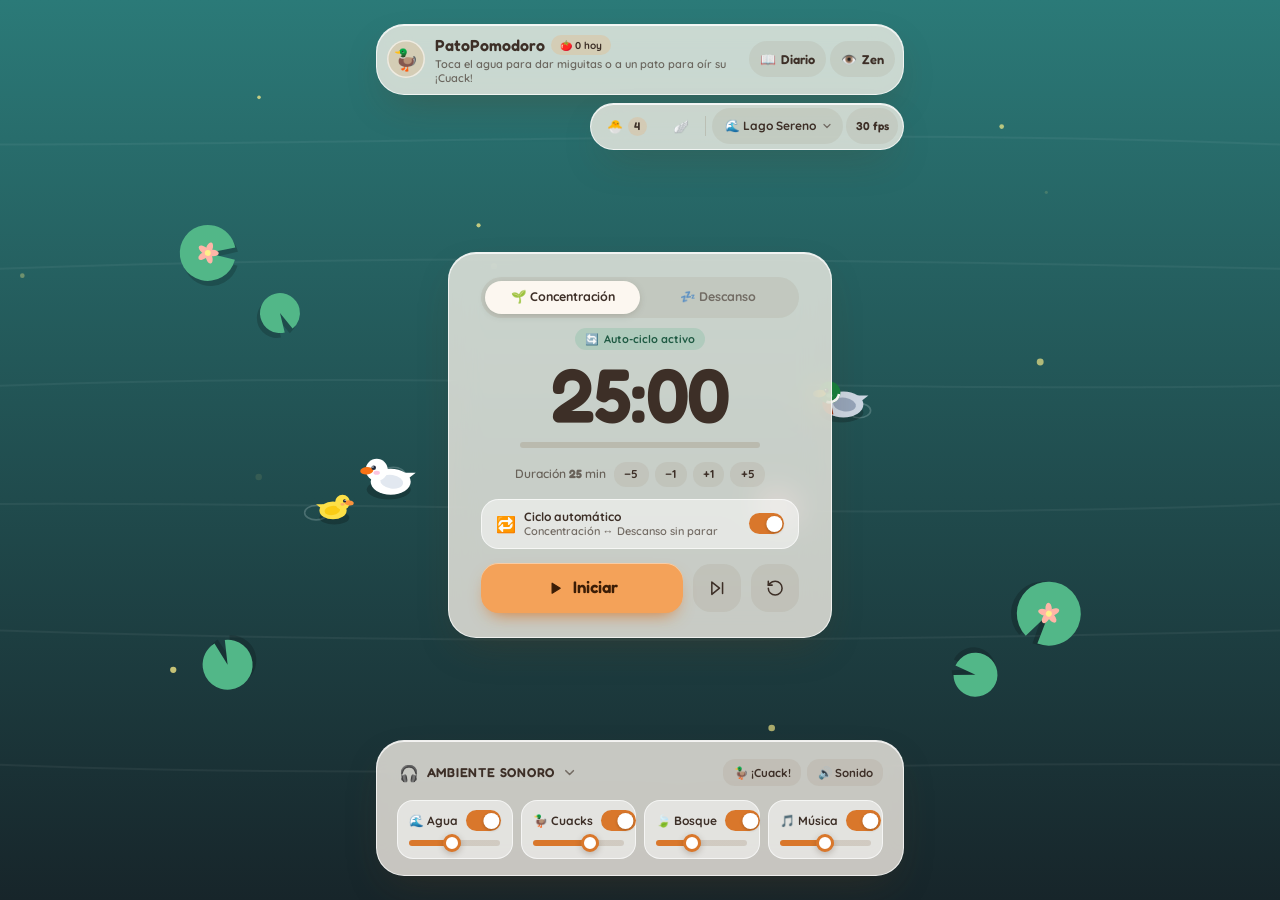
<file: index.html>
<!DOCTYPE html>
<html lang="es">
<head>
  <meta charset="UTF-8" />
  <!-- viewport-fit=cover: el lago llega hasta el notch y la barra de gestos (la interfaz se aparta con env(safe-area-inset-*)) -->
  <meta name="viewport" content="width=device-width, initial-scale=1.0, viewport-fit=cover" />
  <meta name="description" content="Pomodoro cozy con un lago de patitos." />
  <meta name="theme-color" content="#2b7a78" />
  <meta name="mobile-web-app-capable" content="yes" />
  <meta name="apple-mobile-web-app-capable" content="yes" />
  <!-- iPhone instalado: barra de estado transparente, el lago se ve detrás de la hora y el notch -->
  <meta name="apple-mobile-web-app-status-bar-style" content="black-translucent" />
  <meta name="apple-mobile-web-app-title" content="PatoPomodoro" />
  <title>PatoPomodoro</title>
  <link rel="manifest" href="manifest.webmanifest" />
  <link rel="icon" type="image/png" sizes="192x192" href="icons/icon-192.png" />
  <link rel="apple-touch-icon" href="icons/apple-touch-icon.png" />
  <!-- Estilos: primero Tailwind ya generado (reset + clases utilitarias del HTML, sin CDN),
       después los propios. Si se añaden clases de Tailwind nuevas, regenerarlo con:
       npx tailwindcss@3.4.17 -i tools/tailwind.input.css -o css/tailwind.css --content "index.html,js/**/*.js" --minify -->
  <link rel="stylesheet" href="css/tailwind.css" />
  <link rel="stylesheet" href="css/app.css" />
</head>
<body class="relative w-screen" data-mode="work" data-running="false" data-theme="cozyDay">

  <!-- LIENZO DEL LAGO (Motor 2D desacoplado) -->
  <canvas id="lakeCanvas" class="block cursor-pointer"></canvas>

  <!-- INTERFAZ FLOTANTE (HUD) -->
  <div class="hud relative z-10 w-full h-full pointer-events-none flex flex-col justify-between max-w-xl mx-auto">

    <!-- BARRA SUPERIOR: Estado, Diario, Modo Zen y juegos del lago (se pliega en Modo Zen) -->
    <div class="zen-collapse hud-header">
      <div>
        <header class="flex flex-col gap-2 pointer-events-auto">
          <div class="glass-panel flex items-center gap-2.5 pl-2.5 pr-2 py-2">
            <span class="mode-orb" id="modeEmoji" aria-hidden="true">🦆</span>
            <div class="min-w-0 flex-1">
              <div class="flex items-center gap-1.5">
                <h1 class="font-display font-semibold text-[15px] sm:text-base leading-tight compact-narrow-hide">PatoPomodoro</h1>
                <span id="cycleCounterBadge" class="soft-badge" title="Pomodoros completados hoy">🍅 0 hoy</span>
              </div>
              <p id="statusSubtitle" class="subtitle">Toca el agua para dar miguitas o a un pato para oír su ¡Cuack!</p>
            </div>
            <div class="flex items-center gap-1 shrink-0">
              <button id="btnJournal" type="button" class="tool-btn tool-btn-soft" title="Diario del Lago" aria-label="Abrir el Diario del Lago">
                <span aria-hidden="true">📖</span><span class="hidden sm:inline compact-narrow-hide">Diario</span>
              </button>
              <button id="btnZen" type="button" class="tool-btn tool-btn-soft" title="Modo Zen (Z)" aria-label="Modo Zen: dejar solo el reloj" aria-pressed="false">
                <span aria-hidden="true">👁️</span><span class="hidden sm:inline compact-narrow-hide">Zen</span>
              </button>
            </div>
          </div>

          <!-- Juegos del lago: nace un patito, llegada/salida en vuelo y estilo visual -->
          <div class="glass-panel toolbar self-end" role="toolbar" aria-label="Juega con el lago">
            <button id="spawnDucklingBtn" type="button" class="tool-btn" title="Nace un patito en el lago">
              <span aria-hidden="true">🐣</span>
              <span class="sr-only">Nace un patito. Patos en el lago:</span>
              <span id="duckCountBadge" class="tool-count">4</span>
            </button>
            <button id="flyTestBtn" type="button" class="tool-btn" title="Un patito llega o se va volando" aria-label="Un patito llega o se va volando">
              <span aria-hidden="true">🪽</span>
            </button>
            <span class="tool-sep" aria-hidden="true"></span>
            <select id="themeSelector" aria-label="Estilo visual del lago" class="tool-select">
              <option value="cozyDay">🌊 Lago Sereno</option>
              <option value="sunsetGhibli">🌅 Atardecer</option>
              <option value="matchaMinimal">🍵 Matcha</option>
            </select>
            <button id="btnFps" type="button" class="tool-btn tool-fps" title="Fluidez de la animación del lago (30 fps cuida la batería)" aria-label="Cambiar la fluidez de la animación">30 fps</button>
          </div>
        </header>
      </div>
    </div>

    <!-- CENTRO: TARJETA DEL TEMPORIZADOR POMODORO (en Modo Zen queda solo el reloj flotando) -->
    <main class="hud-main my-auto flex flex-col items-center pointer-events-none py-3">
      <div class="relative w-full max-w-sm">
        <section id="timerCard" class="glass-panel timer-card flex flex-col items-center text-center pointer-events-auto w-full px-5 py-4 sm:px-8 sm:py-6" aria-label="Temporizador">

          <!-- Selector de Modo (Trabajo / Descanso) e Indicador de Auto-Ciclo -->
          <div class="zen-collapse w-full">
            <div>
              <div class="segmented mb-2.5" role="group" aria-label="Modo del temporizador">
                <span class="segmented-pill" aria-hidden="true"></span>
                <button id="btnModeWork" type="button" class="segmented-btn" aria-pressed="true">🌱 Concentración</button>
                <button id="btnModeBreak" type="button" class="segmented-btn" aria-pressed="false">💤 Descanso</button>
              </div>
              <div class="flex justify-center">
                <span id="autoBadge" class="status-pill" data-state="on">
                  <span>🔄</span> Auto-ciclo activo
                </span>
              </div>
            </div>
          </div>

          <!-- Etiqueta mínima de modo (solo visible en Modo Zen) -->
          <div class="zen-only w-full">
            <div>
              <p id="zenModeLabel" class="zen-mode-label">🌱 Concentración</p>
            </div>
          </div>

          <!-- Reloj Principal -->
          <div id="timerDisplay" class="timer-digits" role="timer" aria-live="off">25:00</div>

          <div class="progress-track" aria-hidden="true">
            <div id="phaseProgress" class="progress-fill"></div>
          </div>

          <div class="zen-collapse w-full">
            <div>
              <!-- Controles de Tiempo Rápidos -->
              <div class="flex items-center justify-center gap-1.5 mt-3.5 mb-3 text-xs font-semibold">
                <span class="muted mr-0.5"><span class="compact-narrow-hide">Duración </span><b id="durationLabel" class="font-display">25</b> min</span>
                <button data-adjust="-5" type="button" class="time-adj-btn chip-btn" aria-label="Restar 5 minutos">−5</button>
                <button data-adjust="-1" type="button" class="time-adj-btn chip-btn" aria-label="Restar 1 minuto">−1</button>
                <button data-adjust="1" type="button" class="time-adj-btn chip-btn" aria-label="Sumar 1 minuto">+1</button>
                <button data-adjust="5" type="button" class="time-adj-btn chip-btn" aria-label="Sumar 5 minutos">+5</button>
              </div>

              <!-- Switch de Transición Automática Concentración <-> Descanso -->
              <label class="toggle-row mb-3.5">
                <span class="flex items-center gap-2">
                  <span aria-hidden="true">🔁</span>
                  <span class="flex flex-col leading-tight">
                    <span class="text-xs font-bold">Ciclo automático</span>
                    <span class="muted text-[11px] font-semibold compact-narrow-hide">Concentración ↔ Descanso sin parar</span>
                  </span>
                </span>
                <span class="switch">
                  <input type="checkbox" id="toggleAutoCycle" checked />
                  <span class="switch-track" aria-hidden="true"></span>
                </span>
              </label>

              <!-- Botones Principales (Iniciar / Pausar / Saltar / Reiniciar) -->
              <div class="flex items-center gap-2.5 w-full">
                <button id="btnStartPause" type="button" class="primary-btn flex-1">
                  <span id="startPauseIcon" class="icon" aria-hidden="true" data-icon="play"><svg viewBox="0 0 24 24" fill="currentColor" stroke="currentColor" stroke-width="1.6" stroke-linejoin="round"><path d="M8 5.5v13l10.5-6.5z"/></svg></span>
                  <span id="startPauseText">Iniciar</span>
                </button>
                <button id="btnSkipPhase" type="button" class="icon-btn" title="Saltar al siguiente ciclo ahora" aria-label="Saltar al siguiente ciclo">
                  <svg viewBox="0 0 24 24" fill="none" stroke="currentColor" stroke-width="2" stroke-linecap="round" stroke-linejoin="round"><polygon points="5 4 15 12 5 20 5 4"/><line x1="19" x2="19" y1="5" y2="19"/></svg>
                </button>
                <button id="btnReset" type="button" class="icon-btn" title="Reiniciar reloj" aria-label="Reiniciar reloj">
                  <svg viewBox="0 0 24 24" fill="none" stroke="currentColor" stroke-width="2" stroke-linecap="round" stroke-linejoin="round"><path d="M3 12a9 9 0 1 0 9-9 9.75 9.75 0 0 0-6.74 2.74L3 8"/><path d="M3 3v5h5"/></svg>
                </button>
              </div>
            </div>
          </div>
        </section>

        <div id="toast" class="toast" role="status" aria-live="polite"></div>
      </div>
    </main>

    <!-- BARRA INFERIOR: MEZCLADOR DE SONIDOS RELAJANTES (plegable y oculto en Modo Zen) -->
    <div class="zen-collapse hud-footer">
      <div>
        <footer class="pointer-events-auto">
          <section id="mixerPanel" class="glass-panel mixer px-3.5 py-3 sm:px-5 sm:py-4" aria-label="Ambiente sonoro del lago">
            <div class="flex items-center justify-between gap-2">
              <button id="btnMixerToggle" type="button" class="mixer-toggle" aria-expanded="true" aria-controls="mixerBody">
                <span aria-hidden="true">🎧</span>
                <span class="mixer-title compact-narrow-hide">Ambiente<span class="hidden sm:inline compact-hide"> sonoro</span></span>
                <svg class="mixer-chevron" viewBox="0 0 24 24" fill="none" stroke="currentColor" stroke-width="2.5" stroke-linecap="round" stroke-linejoin="round" aria-hidden="true"><path d="m6 9 6 6 6-6"/></svg>
              </button>
              <div class="flex items-center gap-1.5">
                <button id="btnTestQuack" type="button" class="chip-btn">🦆 ¡Cuack!</button>
                <button id="btnMuteAll" type="button" class="chip-btn" aria-pressed="false">🔊 Sonido</button>
              </div>
            </div>

            <!-- 4 Canales Independientes -->
            <div id="mixerBody" class="collapsible">
              <div>
                <div class="channel-grid grid grid-cols-2 sm:grid-cols-4 gap-2 pt-3">
                  <!-- Canal 1: Agua -->
                  <div class="channel-card">
                    <div class="flex items-center justify-between gap-2">
                      <label for="volWater" class="channel-name">🌊 Agua</label>
                      <span class="switch">
                        <input type="checkbox" id="toggleWater" checked aria-label="Activar sonido de agua" />
                        <span class="switch-track" aria-hidden="true"></span>
                      </span>
                    </div>
                    <input type="range" id="volWater" min="0" max="1" step="0.02" value="0.45" />
                  </div>

                  <!-- Canal 2: Patitos (Cuacks) -->
                  <div class="channel-card">
                    <div class="flex items-center justify-between gap-2">
                      <label for="volDucks" class="channel-name">🦆 Cuacks</label>
                      <span class="switch">
                        <input type="checkbox" id="toggleDucks" checked aria-label="Activar cuacks de los patitos" />
                        <span class="switch-track" aria-hidden="true"></span>
                      </span>
                    </div>
                    <input type="range" id="volDucks" min="0" max="1" step="0.02" value="0.65" />
                  </div>

                  <!-- Canal 3: Naturaleza / Brisa -->
                  <div class="channel-card">
                    <div class="flex items-center justify-between gap-2">
                      <label for="volForest" class="channel-name">🍃 Bosque</label>
                      <span class="switch">
                        <input type="checkbox" id="toggleForest" checked aria-label="Activar sonido del bosque" />
                        <span class="switch-track" aria-hidden="true"></span>
                      </span>
                    </div>
                    <input type="range" id="volForest" min="0" max="1" step="0.02" value="0.35" />
                  </div>

                  <!-- Canal 4: Música Lo-Fi / Kalimba -->
                  <div class="channel-card">
                    <div class="flex items-center justify-between gap-2">
                      <label for="volMusic" class="channel-name">🎵 Música</label>
                      <span class="switch">
                        <input type="checkbox" id="toggleMusic" checked aria-label="Activar música" />
                        <span class="switch-track" aria-hidden="true"></span>
                      </span>
                    </div>
                    <input type="range" id="volMusic" min="0" max="1" step="0.02" value="0.50" />
                  </div>
                </div>
              </div>
            </div>
          </section>
        </footer>
      </div>
    </div>

  </div>

  <!-- Botón casi invisible para salir del Modo Zen -->
  <button id="zenExitBtn" type="button" class="zen-exit" aria-label="Salir del Modo Zen" title="Salir del Modo Zen (Esc)">
    <svg viewBox="0 0 24 24" fill="none" stroke="currentColor" stroke-width="2" stroke-linecap="round" stroke-linejoin="round"><path d="M18 6 6 18"/><path d="m6 6 12 12"/></svg>
  </button>

  <!-- DIARIO DEL LAGO (modal nativo <dialog>) -->
  <dialog id="journalDialog" class="journal" aria-labelledby="journalTitle">
    <div class="journal-inner">
      <div class="flex items-center justify-between gap-2 mb-3">
        <h2 id="journalTitle" class="font-display font-semibold text-lg">📖 Diario del Lago</h2>
        <button id="btnJournalClose" type="button" class="icon-btn icon-btn-sm" aria-label="Cerrar diario" autofocus>
          <svg viewBox="0 0 24 24" fill="none" stroke="currentColor" stroke-width="2" stroke-linecap="round" stroke-linejoin="round"><path d="M18 6 6 18"/><path d="m6 6 12 12"/></svg>
        </button>
      </div>

      <div class="grid grid-cols-3 gap-2">
        <div class="stat-tile">
          <div aria-hidden="true">🍅</div>
          <div id="statToday" class="stat-value">0</div>
          <div class="stat-label">pomodoros hoy</div>
        </div>
        <div class="stat-tile">
          <div aria-hidden="true">🌱</div>
          <div id="statWeek" class="stat-value">0</div>
          <div class="stat-label">min de foco esta semana</div>
        </div>
        <div class="stat-tile">
          <div aria-hidden="true">🐣</div>
          <div id="statDucklings" class="stat-value">0</div>
          <div class="stat-label">patitos criados</div>
        </div>
      </div>

      <section class="journal-section" aria-labelledby="weekTitle">
        <div class="section-head">
          <h3 id="weekTitle">Esta semana</h3>
          <span id="weekCaption" class="muted text-xs font-bold"></span>
        </div>
        <div id="weekBars" class="week-bars"></div>
      </section>

      <section class="journal-section" aria-labelledby="breedTitle">
        <div class="section-head">
          <h3 id="breedTitle">Razas que han visitado tu lago</h3>
          <span id="breedCount" class="soft-badge">0/6</span>
        </div>
        <div id="breedGrid" class="grid grid-cols-3 gap-2"></div>
      </section>

      <p class="muted text-[11px] font-semibold text-center mt-4">Tu diario se guarda solo en este dispositivo 🌿</p>
    </div>
  </dialog>

  <!-- ==========================================================================
       JAVASCRIPT (módulos ES en js/): main.js crea y conecta todo lo demás
       js/main.js            Punto de entrada (orquestador): empieza a leer por aquí
       js/config.js          Temas visuales y razas de patos (solo datos)
       js/lake-renderer.js   Módulo 1 · Dibuja el lago en el canvas
       js/audio-mixer.js     Módulo 2 · Sonido ambiente y cuacks (Web Audio)
       js/lake-world.js      Módulo 3 · Física y comportamiento de los patos
       js/pomodoro-timer.js  Módulo 4 · Temporizador sin deriva
       js/journal-store.js   Módulo 5 · Ajustes y estadísticas (localStorage)
       js/focus-tracker.js   Minutos reales de concentración
       js/lake-loop.js       Bucle de animación
       js/pwa.js             Service worker y actualizaciones
       js/ui/*.js            Paneles: reloj, herramientas, sonido, Diario, Zen y avisos
       ========================================================================== -->
  <script type="module" src="js/main.js"></script>
</body>
</html>
</file>
<file: css/app.css>
/* ==========================================================================
   ESTILOS PROPIOS DE PATOPOMODORO
   Se cargan después de css/tailwind.css (que aporta el reset y las clases
   utilitarias del HTML). Orden del archivo:
   - Fuentes incluidas
   - Capa 1: variables de tema (colores por tema visual y por modo)
   - Capa 2: vidrio cálido y componentes (tarjetas, botones, mezclador…)
   - Capa 3: Modo Zen
   - Capa 4: Diario del Lago
   - Ajustes para pantallas bajas, horizontal y movimiento reducido
   ========================================================================== */

/* Fuentes incluidas en la app (subconjunto latino, licencia SIL OFL: ver fonts/) */
@font-face {
  font-family: 'Fredoka';
  font-style: normal;
  font-weight: 300 700;
  font-display: swap;
  src: url('../fonts/fredoka.woff2') format('woff2');
}
@font-face {
  font-family: 'Quicksand';
  font-style: normal;
  font-weight: 300 700;
  font-display: swap;
  src: url('../fonts/quicksand.woff2') format('woff2');
}

/* ==========================================================================
   CAPA 1: VARIABLES CSS DE TEMA UI (Fácilmente modificables)
   Cambia estos valores para transformar toda la interfaz sin tocar el HTML/JS.
   - data-theme en <body> ajusta el acento para que combine con el lago.
   - data-mode en <body> pasa el vidrio de crema (Concentración) a lavanda (Descanso).
   ========================================================================== */
:root {
  --font-display: 'Fredoka', sans-serif;
  --font-body: 'Quicksand', sans-serif;
  --ui-radius: 1.75rem;
  --ui-radius-sm: 1.1rem;
  --mood-ease: cubic-bezier(0.4, 0, 0.2, 1);
  --mood-duration: 0.8s;

  /* Vidrio cálido color crema */
  --glass-bg: rgba(255, 248, 238, 0.76);
  --glass-bg-strong: rgba(255, 250, 243, 0.95);
  --glass-border: rgba(255, 255, 255, 0.72);
  --glass-shadow: 0 16px 40px -14px rgba(90, 55, 25, 0.35);
  --glass-highlight: inset 0 1px 0 rgba(255, 255, 255, 0.8);
  --well-bg: rgba(255, 255, 255, 0.5);
  --well-border: rgba(255, 255, 255, 0.65);
  --chip-bg: rgba(120, 80, 40, 0.08);
  --chip-bg-hover: rgba(120, 80, 40, 0.15);
  --track-bg: rgba(110, 75, 40, 0.16);
  --ink: #3d2f27;
  --ink-soft: rgba(61, 47, 39, 0.68);

  /* Acento (Lago Sereno: albaricoque) */
  --accent: #f4a259;
  --accent-strong: #d9772b;
  --accent-soft: rgba(244, 162, 89, 0.22);
  --accent-ink: #3b1d06;
}

body[data-theme="sunsetGhibli"] {
  --accent: #f2949f;
  --accent-strong: #d0617a;
  --accent-soft: rgba(242, 148, 159, 0.24);
  --accent-ink: #4a1424;
}

body[data-theme="matchaMinimal"] {
  --accent: #a3c48a;
  --accent-strong: #5f8a4e;
  --accent-soft: rgba(163, 196, 138, 0.28);
  --accent-ink: #1f3317;
}

/* Modo Descanso: vidrio lavanda de atardecer y tinta índigo suave */
body[data-mode="break"] {
  --glass-bg: rgba(237, 234, 252, 0.76);
  --glass-bg-strong: rgba(245, 243, 255, 0.95);
  --glass-shadow: 0 16px 40px -14px rgba(40, 30, 95, 0.42);
  --chip-bg: rgba(75, 65, 150, 0.09);
  --chip-bg-hover: rgba(75, 65, 150, 0.17);
  --track-bg: rgba(75, 65, 150, 0.16);
  --ink: #2f2a4d;
  --ink-soft: rgba(47, 42, 77, 0.68);
  --accent: #b3a8f5;
  --accent-strong: #7466d6;
  --accent-soft: rgba(179, 168, 245, 0.3);
  --accent-ink: #231c55;
}

/* Fondo de respaldo con el mismo degradado del agua (--lake-top/--lake-bottom los pone el JS
   según el tema): si alguna franja (barra de estado, notch) quedara sin lienzo, no se ve negra */
html {
  min-height: 100%;
  background: linear-gradient(var(--lake-top, #2b7a78), var(--lake-bottom, #17252a));
}

body {
  height: 100vh;
  height: 100dvh;
  font-family: var(--font-body);
  color: var(--ink);
  background-color: transparent;
  overflow: hidden;
  user-select: none;
  -webkit-user-select: none;
  touch-action: manipulation;
  -webkit-tap-highlight-color: transparent;
  transition: color var(--mood-duration) var(--mood-ease);
}

/* El lago cubre la pantalla física entera, notch y barra de estado incluidos:
   position: fixed se mide contra la ventana completa (con viewport-fit=cover) */
#lakeCanvas {
  position: fixed;
  inset: 0;
  width: 100%;
  height: 100%;
}

.font-display {
  font-family: var(--font-display);
}

.muted {
  color: var(--ink-soft);
  transition: color var(--mood-duration) var(--mood-ease);
}

:focus-visible {
  outline: 2.5px solid var(--accent-strong);
  outline-offset: 2px;
}

/* ==========================================================================
   CAPA 2: VIDRIO CÁLIDO Y COMPONENTES
   ========================================================================== */
.glass-panel {
  background-color: var(--glass-bg);
  backdrop-filter: blur(16px) saturate(1.15);
  -webkit-backdrop-filter: blur(16px) saturate(1.15);
  border: 1.5px solid var(--glass-border);
  border-radius: var(--ui-radius);
  box-shadow: var(--glass-highlight), var(--glass-shadow);
  transition:
    background-color var(--mood-duration) var(--mood-ease),
    border-color var(--mood-duration) var(--mood-ease),
    box-shadow var(--mood-duration) var(--mood-ease),
    backdrop-filter var(--mood-duration) var(--mood-ease),
    -webkit-backdrop-filter var(--mood-duration) var(--mood-ease);
}

.soft-badge {
  font-size: 10px;
  font-weight: 700;
  white-space: nowrap;
  padding: 0.15rem 0.55rem;
  border-radius: 999px;
  background-color: var(--accent-soft);
  transition: background-color var(--mood-duration) var(--mood-ease);
}

.mode-orb {
  display: grid;
  place-items: center;
  flex-shrink: 0;
  width: 2.4rem;
  height: 2.4rem;
  font-size: 1.3rem;
  border-radius: 999px;
  background-color: var(--accent-soft);
  box-shadow: inset 0 0 0 1.5px rgba(255, 255, 255, 0.6);
  transition: background-color var(--mood-duration) var(--mood-ease);
}

.subtitle {
  font-size: 11px;
  font-weight: 600;
  line-height: 1.3;
  color: var(--ink-soft);
  display: -webkit-box;
  -webkit-line-clamp: 2;
  -webkit-box-orient: vertical;
  overflow: hidden;
  transition: color var(--mood-duration) var(--mood-ease);
}

/* Píldora de herramientas y botones de icono */
.toolbar {
  display: flex;
  align-items: center;
  gap: 0.2rem;
  padding: 0.3rem;
  border-radius: 999px;
}

.tool-btn {
  display: inline-flex;
  align-items: center;
  gap: 0.3rem;
  height: 2.25rem;
  padding: 0 0.7rem;
  border-radius: 999px;
  font-family: var(--font-display);
  font-weight: 600;
  font-size: 0.8rem;
  white-space: nowrap;
  transition: background-color 0.2s ease, transform 0.2s ease;
}
.tool-btn:hover { background-color: var(--chip-bg-hover); }
.tool-btn:active { transform: scale(0.94); }
.tool-btn-soft { background-color: var(--chip-bg); }

.tool-count {
  display: inline-grid;
  place-items: center;
  min-width: 1.2rem;
  height: 1.2rem;
  padding: 0 0.3rem;
  border-radius: 999px;
  font-size: 0.7rem;
  background-color: var(--accent-soft);
  transition: background-color var(--mood-duration) var(--mood-ease);
}

.tool-sep {
  width: 1px;
  height: 1.25rem;
  margin: 0 0.15rem;
  background-color: var(--track-bg);
}

.tool-fps {
  padding: 0 0.6rem;
  font-size: 0.72rem;
  font-variant-numeric: tabular-nums;
  background-color: var(--chip-bg);
}

.tool-select {
  -webkit-appearance: none;
  appearance: none;
  height: 2.25rem;
  padding: 0 1.7rem 0 0.8rem;
  border-radius: 999px;
  font-size: 0.75rem;
  font-weight: 700;
  cursor: pointer;
  background-color: var(--chip-bg);
  background-image: url("data:image/svg+xml,%3Csvg xmlns='http://www.w3.org/2000/svg' viewBox='0 0 24 24' fill='none' stroke='%233d2f27' stroke-opacity='.6' stroke-width='2.5' stroke-linecap='round' stroke-linejoin='round'%3E%3Cpath d='m6 9 6 6 6-6'/%3E%3C/svg%3E");
  background-repeat: no-repeat;
  background-position: right 0.6rem center;
  background-size: 0.75rem;
  transition: background-color 0.2s ease;
}
.tool-select:hover { background-color: var(--chip-bg-hover); }
body[data-mode="break"] .tool-select {
  /* La flecha es un SVG con color fijo: en Descanso se cambia a la tinta índigo */
  background-image: url("data:image/svg+xml,%3Csvg xmlns='http://www.w3.org/2000/svg' viewBox='0 0 24 24' fill='none' stroke='%232f2a4d' stroke-opacity='.6' stroke-width='2.5' stroke-linecap='round' stroke-linejoin='round'%3E%3Cpath d='m6 9 6 6 6-6'/%3E%3C/svg%3E");
}

.chip-btn {
  padding: 0.3rem 0.65rem;
  border-radius: 0.75rem;
  font-size: 0.72rem;
  font-weight: 700;
  white-space: nowrap;
  background-color: var(--chip-bg);
  transition: background-color 0.2s ease, transform 0.15s ease;
}
.chip-btn:hover { background-color: var(--chip-bg-hover); }
.chip-btn:active { transform: scale(0.94); }

.icon-btn {
  display: grid;
  place-items: center;
  flex-shrink: 0;
  width: 3rem;
  height: 3rem;
  border-radius: 1.1rem;
  background-color: var(--chip-bg);
  transition: background-color 0.2s ease, transform 0.15s ease;
}
.icon-btn:hover { background-color: var(--chip-bg-hover); }
.icon-btn:active { transform: scale(0.94); }
.icon-btn-sm {
  width: 2.25rem;
  height: 2.25rem;
  border-radius: 999px;
}

.icon,
.icon-btn svg {
  display: block;
  width: 1.15rem;
  height: 1.15rem;
}

/* Tarjeta del reloj */
.timer-card {
  position: relative;
}

/* Halo que "respira" mientras el reloj corre (solo opacidad: barato para el móvil) */
.timer-card::before {
  content: '';
  position: absolute;
  inset: 0;
  border-radius: inherit;
  box-shadow: 0 0 36px 2px var(--accent);
  opacity: 0;
  pointer-events: none;
  transition: opacity 0.6s ease;
}
body[data-running="true"] .timer-card::before {
  animation: cozy-breathe 4.5s ease-in-out infinite;
}
@keyframes cozy-breathe {
  0%, 100% { opacity: 0.08; }
  50% { opacity: 0.5; }
}

.segmented {
  position: relative;
  display: grid;
  grid-template-columns: 1fr 1fr;
  width: 100%;
  padding: 0.25rem;
  border-radius: 999px;
  background-color: var(--chip-bg);
  transition: background-color var(--mood-duration) var(--mood-ease);
}
.segmented-pill {
  position: absolute;
  top: 0.25rem;
  bottom: 0.25rem;
  left: 0.25rem;
  width: calc(50% - 0.25rem);
  border-radius: 999px;
  background-color: var(--glass-bg-strong);
  box-shadow: 0 2px 8px -2px rgba(60, 40, 20, 0.25);
  transition:
    transform 0.55s cubic-bezier(0.34, 1.3, 0.5, 1),
    background-color var(--mood-duration) var(--mood-ease);
}
body[data-mode="break"] .segmented-pill {
  transform: translateX(100%);
}
.segmented-btn {
  position: relative;
  z-index: 1;
  padding: 0.45rem 0.5rem;
  border-radius: 999px;
  font-size: 0.78rem;
  font-weight: 700;
  opacity: 0.6;
  transition: opacity 0.3s ease;
}
.segmented-btn:hover,
.segmented-btn[aria-pressed="true"] { opacity: 1; }

.status-pill {
  display: inline-flex;
  align-items: center;
  gap: 0.3rem;
  padding: 0.15rem 0.65rem;
  border-radius: 999px;
  font-size: 11px;
  font-weight: 700;
  color: #1f5a43;
  background-color: rgba(52, 168, 120, 0.16);
  transition: background-color 0.4s ease, color 0.4s ease;
}
.status-pill[data-state="off"] {
  color: var(--ink-soft);
  background-color: var(--chip-bg);
}

.timer-digits {
  font-family: var(--font-display);
  font-weight: 600;
  font-variant-numeric: tabular-nums;
  font-size: 4rem;
  line-height: 1;
  letter-spacing: -0.02em;
  margin: 0.4rem 0 0.6rem;
  text-shadow: 0 2px 24px rgba(10, 20, 25, 0), 0 1px 2px rgba(10, 20, 25, 0);
  transition:
    font-size 0.7s var(--mood-ease),
    color var(--mood-duration) var(--mood-ease),
    text-shadow var(--mood-duration) var(--mood-ease);
}
@media (min-width: 640px) {
  .timer-digits { font-size: 4.75rem; }
}
.timer-digits.is-popping {
  animation: cozy-pop 0.6s cubic-bezier(0.34, 1.56, 0.64, 1);
}
@keyframes cozy-pop {
  from { transform: scale(0.93); opacity: 0.55; }
  to { transform: scale(1); opacity: 1; }
}

.progress-track {
  width: 100%;
  max-width: 15rem;
  height: 6px;
  border-radius: 999px;
  overflow: hidden;
  background-color: var(--track-bg);
  transition: background-color var(--mood-duration) var(--mood-ease);
}
.progress-fill {
  width: 100%;
  height: 100%;
  border-radius: inherit;
  background-color: var(--accent-strong);
  transform: scaleX(0);
  transform-origin: left center;
  transition:
    transform 0.35s linear,
    background-color var(--mood-duration) var(--mood-ease);
}

.toggle-row {
  display: flex;
  align-items: center;
  justify-content: space-between;
  gap: 0.75rem;
  width: 100%;
  padding: 0.55rem 0.85rem;
  border-radius: var(--ui-radius-sm);
  background-color: var(--well-bg);
  border: 1px solid var(--well-border);
  cursor: pointer;
  text-align: left;
  transition: background-color 0.25s ease;
}
.toggle-row:hover { background-color: rgba(255, 255, 255, 0.68); }

/* Mini-interruptores (el checkbox real sigue ahí, invisible, para accesibilidad) */
.switch {
  position: relative;
  display: inline-flex;
  flex-shrink: 0;
  width: 2.2rem;
  height: 1.3rem;
}
.switch input {
  position: absolute;
  inset: 0;
  z-index: 1;
  width: 100%;
  height: 100%;
  margin: 0;
  opacity: 0;
  cursor: pointer;
}
.switch-track {
  position: relative;
  width: 100%;
  height: 100%;
  border-radius: 999px;
  background-color: var(--track-bg);
  transition: background-color 0.25s ease;
}
.switch-track::after {
  content: '';
  position: absolute;
  top: 0.15rem;
  left: 0.15rem;
  width: 1rem;
  height: 1rem;
  border-radius: 50%;
  background-color: #ffffff;
  box-shadow: 0 1px 3px rgba(40, 25, 10, 0.3);
  transition: transform 0.3s cubic-bezier(0.34, 1.4, 0.5, 1);
}
.switch input:checked + .switch-track { background-color: var(--accent-strong); }
.switch input:checked + .switch-track::after { transform: translateX(0.9rem); }
.switch input:focus-visible + .switch-track {
  outline: 2.5px solid var(--accent-strong);
  outline-offset: 2px;
}

.primary-btn {
  display: flex;
  align-items: center;
  justify-content: center;
  gap: 0.5rem;
  padding: 0.8rem 1.25rem;
  border-radius: 1.1rem;
  font-family: var(--font-display);
  font-weight: 600;
  font-size: 1.05rem;
  color: var(--accent-ink);
  background-color: var(--accent);
  box-shadow: inset 0 1px 0 rgba(255, 255, 255, 0.45), 0 8px 18px -8px var(--accent-strong);
  transition:
    background-color var(--mood-duration) var(--mood-ease),
    color var(--mood-duration) var(--mood-ease),
    box-shadow var(--mood-duration) var(--mood-ease),
    transform 0.15s ease,
    filter 0.2s ease;
}
.primary-btn:hover { filter: brightness(1.04) saturate(1.06); }
.primary-btn:active { transform: scale(0.96); }

/* Sliders personalizados con pista rellena (--fill se actualiza desde JS) */
input[type="range"] {
  -webkit-appearance: none;
  appearance: none;
  width: 100%;
  height: 6px;
  border-radius: 999px;
  cursor: pointer;
  outline-offset: 5px;
  background: linear-gradient(to right, var(--accent-strong) 0 var(--fill, 50%), var(--track-bg) var(--fill, 50%) 100%);
}
input[type="range"]::-webkit-slider-thumb {
  -webkit-appearance: none;
  appearance: none;
  width: 18px;
  height: 18px;
  border-radius: 50%;
  background: #ffffff;
  border: 3px solid var(--accent-strong);
  box-shadow: 0 2px 6px rgba(60, 35, 15, 0.25);
  transition: transform 0.15s ease;
}
input[type="range"]::-webkit-slider-thumb:hover {
  transform: scale(1.15);
}
input[type="range"]::-moz-range-thumb {
  width: 12px;
  height: 12px;
  border-radius: 50%;
  background: #ffffff;
  border: 3px solid var(--accent-strong);
  box-shadow: 0 2px 6px rgba(60, 35, 15, 0.25);
}
input[type="range"]::-moz-range-track {
  background: transparent;
}

/* Mezclador plegable */
.mixer-toggle {
  display: flex;
  align-items: center;
  gap: 0.45rem;
  min-width: 0;
  padding: 0.2rem 0.45rem 0.2rem 0.15rem;
  border-radius: 0.8rem;
}
.mixer-title {
  font-family: var(--font-display);
  font-weight: 600;
  font-size: 0.8rem;
  letter-spacing: 0.06em;
  text-transform: uppercase;
  white-space: nowrap;
}
.mixer-chevron {
  width: 0.95rem;
  height: 0.95rem;
  opacity: 0.6;
  transition: transform 0.4s var(--mood-ease);
}
.mixer.is-collapsed .mixer-chevron { transform: rotate(-90deg); }

.collapsible {
  display: grid;
  grid-template-rows: 1fr;
  transition:
    grid-template-rows 0.5s var(--mood-ease),
    opacity 0.35s ease,
    visibility 0s;
}
.collapsible > * { min-height: 0; }
.mixer.is-collapsed .collapsible {
  grid-template-rows: 0fr;
  opacity: 0;
  visibility: hidden;
  transition:
    grid-template-rows 0.5s var(--mood-ease),
    opacity 0.25s ease,
    visibility 0s linear 0.5s;
}
.mixer.is-collapsed .collapsible > * { overflow: hidden; }

.channel-card {
  display: flex;
  flex-direction: column;
  gap: 0.55rem;
  padding: 0.6rem 0.7rem 0.75rem;
  border-radius: 1rem;
  background-color: var(--well-bg);
  border: 1px solid var(--well-border);
  transition: opacity 0.3s ease;
}
.channel-card:has(.switch input:not(:checked)) { opacity: 0.5; }
.channel-name {
  font-size: 0.75rem;
  font-weight: 700;
  white-space: nowrap;
}

/* Aviso suave bajo el reloj (cambio de fase, nueva raza, pista del Modo Zen) */
.toast {
  position: absolute;
  left: 50%;
  top: calc(100% + 0.75rem);
  z-index: 5;
  width: max-content;
  max-width: min(22rem, calc(100vw - 32px));
  padding: 0.55rem 1rem;
  border-radius: 1.2rem;
  font-size: 0.8rem;
  font-weight: 700;
  text-align: center;
  color: var(--ink);
  background-color: var(--glass-bg-strong);
  box-shadow: var(--glass-shadow);
  opacity: 0;
  transform: translate(-50%, 6px);
  pointer-events: none;
  transition: opacity 0.4s ease, transform 0.4s var(--mood-ease);
}
.toast.is-visible {
  opacity: 1;
  transform: translate(-50%, 0);
}

/* ==========================================================================
   CAPA 3: MODO ZEN (solo el reloj flotando sobre el lago)
   Los bloques .zen-collapse se pliegan con grid-template-rows para que el
   reloj se deslice suavemente al centro de la pantalla.
   ========================================================================== */
.zen-collapse {
  display: grid;
  grid-template-rows: 1fr;
  transition:
    grid-template-rows 0.6s var(--mood-ease),
    opacity 0.45s ease 0.1s,
    visibility 0s;
}
.zen-collapse > * { min-height: 0; }
body.zen .zen-collapse {
  grid-template-rows: 0fr;
  opacity: 0;
  visibility: hidden;
  pointer-events: none;
  transition:
    grid-template-rows 0.6s var(--mood-ease),
    opacity 0.35s ease,
    visibility 0s linear 0.6s;
}
body.zen .zen-collapse > * { overflow: hidden; }

.zen-only {
  display: grid;
  grid-template-rows: 0fr;
  opacity: 0;
  visibility: hidden;
  transition:
    grid-template-rows 0.6s var(--mood-ease),
    opacity 0.3s ease,
    visibility 0s linear 0.6s;
}
.zen-only > * {
  min-height: 0;
  overflow: hidden;
}
body.zen .zen-only {
  grid-template-rows: 1fr;
  opacity: 1;
  visibility: visible;
  transition:
    grid-template-rows 0.6s var(--mood-ease),
    opacity 0.5s ease 0.25s,
    visibility 0s;
}

.zen-mode-label {
  padding-bottom: 0.2rem;
  font-family: var(--font-display);
  font-weight: 600;
  font-size: 0.95rem;
  letter-spacing: 0.04em;
  color: rgba(255, 248, 238, 0.9);
  text-shadow: 0 1px 10px rgba(10, 20, 25, 0.35);
}

body.zen .timer-card {
  background-color: transparent;
  border-color: transparent;
  box-shadow: inset 0 1px 0 rgba(255, 255, 255, 0), 0 0 0 0 rgba(0, 0, 0, 0);
  backdrop-filter: blur(0px) saturate(1);
  -webkit-backdrop-filter: blur(0px) saturate(1);
  pointer-events: none;
}
body.zen .timer-card::before {
  animation: none;
  opacity: 0;
}
body.zen .timer-digits {
  font-size: clamp(4.5rem, 24vmin, 11rem);
  color: #fff8ee;
  text-shadow: 0 2px 24px rgba(10, 20, 25, 0.35), 0 1px 2px rgba(10, 20, 25, 0.3);
}
body.zen .progress-track { background-color: rgba(255, 255, 255, 0.18); }
body.zen .progress-fill { background-color: rgba(255, 248, 238, 0.85); }

.zen-exit {
  position: fixed;
  top: max(14px, env(safe-area-inset-top));
  right: max(14px, env(safe-area-inset-right));
  z-index: 30;
  display: grid;
  place-items: center;
  width: 2.6rem;
  height: 2.6rem;
  border-radius: 999px;
  color: #fff8ee;
  background-color: rgba(255, 255, 255, 0.12);
  border: 1px solid rgba(255, 255, 255, 0.22);
  opacity: 0;
  visibility: hidden;
  transition:
    opacity 0.3s ease,
    visibility 0s linear 0.3s,
    background-color 0.2s ease;
}
.zen-exit svg {
  width: 1.1rem;
  height: 1.1rem;
}
body.zen .zen-exit {
  opacity: 0.35;
  visibility: visible;
  transition:
    opacity 0.6s ease 0.4s,
    visibility 0s,
    background-color 0.2s ease;
}
body.zen .zen-exit:hover,
body.zen .zen-exit:focus-visible {
  opacity: 1;
  background-color: rgba(255, 255, 255, 0.22);
  transition-delay: 0s;
}

/* ==========================================================================
   CAPA 4: DIARIO DEL LAGO (modal)
   ========================================================================== */
.journal {
  width: min(27rem, calc(100vw - 24px));
  max-height: calc(100% - 24px - env(safe-area-inset-top) - env(safe-area-inset-bottom));
  margin: auto;
  padding: 0;
  overflow-y: auto;
  overscroll-behavior: contain;
  color: var(--ink);
  background-color: var(--glass-bg-strong);
  backdrop-filter: blur(18px);
  -webkit-backdrop-filter: blur(18px);
  border: 1.5px solid var(--glass-border);
  border-radius: var(--ui-radius);
  box-shadow: var(--glass-highlight), 0 30px 60px -20px rgba(60, 35, 15, 0.45);
}
.journal[open] {
  animation: journal-in 0.45s cubic-bezier(0.34, 1.3, 0.5, 1);
}
.journal::backdrop {
  background-color: rgba(35, 24, 14, 0.32);
  backdrop-filter: blur(3px);
  -webkit-backdrop-filter: blur(3px);
}
@keyframes journal-in {
  from { opacity: 0; transform: translateY(14px) scale(0.96); }
  to { opacity: 1; transform: none; }
}
.journal-inner {
  padding: 1.1rem 1.1rem 1.2rem;
}

.stat-tile {
  padding: 0.65rem 0.4rem 0.7rem;
  border-radius: 1rem;
  text-align: center;
  background-color: var(--well-bg);
  border: 1px solid var(--well-border);
}
.stat-value {
  font-family: var(--font-display);
  font-weight: 600;
  font-size: 1.55rem;
  line-height: 1.1;
  font-variant-numeric: tabular-nums;
}
.stat-label {
  font-size: 0.66rem;
  font-weight: 700;
  line-height: 1.2;
  color: var(--ink-soft);
}

.journal-section { margin-top: 1rem; }
.section-head {
  display: flex;
  align-items: baseline;
  justify-content: space-between;
  gap: 0.5rem;
  margin-bottom: 0.5rem;
}
.section-head h3 {
  font-family: var(--font-display);
  font-weight: 600;
  font-size: 0.92rem;
}

/* Minutos por día: una sola serie, un solo tono, barras finas sobre la línea base */
.week-bars {
  display: grid;
  grid-template-columns: repeat(7, 1fr);
  padding: 0.6rem 0.4rem 0.35rem;
  border-radius: 1rem;
  background-color: var(--well-bg);
  border: 1px solid var(--well-border);
}
.week-col {
  display: flex;
  flex-direction: column;
  align-items: center;
  gap: 0.3rem;
  padding: 0.15rem 0;
  border-radius: 0.6rem;
}
.week-col:disabled { cursor: default; }
.week-bar-area {
  display: flex;
  align-items: flex-end;
  justify-content: center;
  width: 100%;
  height: 4.5rem;
  border-bottom: 1px solid var(--track-bg);
}
.week-bar {
  width: 1.1rem;
  max-width: 70%;
  border-radius: 4px 4px 0 0;
  background-color: var(--accent-strong);
  opacity: 0.5;
  transform-origin: bottom center;
  transition: opacity 0.2s ease;
}
.journal[open] .week-bar {
  animation: bar-grow 0.7s var(--mood-ease) both;
  animation-delay: calc(var(--i, 0) * 45ms);
}
@keyframes bar-grow {
  from { transform: scaleY(0); }
  to { transform: scaleY(1); }
}
.week-col.is-selected .week-bar { opacity: 1; }
.week-day {
  font-size: 0.68rem;
  font-weight: 700;
  color: var(--ink-soft);
}
.week-col.is-today .week-day {
  color: var(--ink);
  text-decoration: underline 2px var(--accent-strong);
  text-underline-offset: 3px;
}
.week-col:disabled .week-day { opacity: 0.45; }

/* Coleccionables: cada raza se dibuja con el propio LakeRenderer */
.breed-card {
  display: flex;
  flex-direction: column;
  align-items: center;
  gap: 0.1rem;
  padding: 0.5rem 0.3rem 0.6rem;
  border-radius: 1rem;
  text-align: center;
  background-color: var(--well-bg);
  border: 1px solid var(--well-border);
}
.breed-card.is-locked {
  border-style: dashed;
  border-color: var(--track-bg);
  background-color: rgba(255, 255, 255, 0.25);
}
.breed-canvas {
  width: 72px;
  height: 52px;
}
.breed-card.is-locked .breed-canvas {
  filter: brightness(0) opacity(0.18);
}
.breed-name {
  font-family: var(--font-display);
  font-weight: 600;
  font-size: 0.74rem;
  line-height: 1.15;
}
.breed-meta {
  font-size: 0.62rem;
  font-weight: 700;
  color: var(--ink-soft);
}
.breed-since {
  font-size: 0.58rem;
  font-weight: 600;
  color: var(--ink-soft);
  opacity: 0.8;
}

/* Notch y barra de gestos: el lago se dibuja también detrás de ellos (viewport-fit=cover)
   y la interfaz se aparta lo justo. env() vale 0 donde no hay nada que esquivar. */
body .hud {
  --hud-pad: 0.75rem;
  padding:
    max(var(--hud-pad), env(safe-area-inset-top))
    max(var(--hud-pad), env(safe-area-inset-right))
    max(var(--hud-pad), env(safe-area-inset-bottom))
    max(var(--hud-pad), env(safe-area-inset-left));
}
@media (min-width: 640px) {
  body .hud { --hud-pad: 1.5rem; }
}

/* Pantallas bajas (móvil en horizontal): compactar la tarjeta */
@media (max-height: 560px) {
  .timer-digits { font-size: 3rem; margin: 0.2rem 0 0.4rem; }
  .subtitle { display: none; }
}

/* Celular en horizontal: dos columnas para que todo quepa sin desplazarse.
   Reloj a la izquierda; cabecera y mezclador a la derecha. En Zen, la columna
   derecha se pliega (grid-template-columns se anima) y el reloj queda centrado. */
/* (Se prefijan con body para ganar a las clases de Tailwind del mismo elemento: flex, max-w-xl, py-*) */
@media (orientation: landscape) and (max-height: 560px) {
  body .hud {
    display: grid;
    grid-template-columns: minmax(0, 1fr) minmax(0, 1fr);
    grid-template-rows: auto minmax(0, 1fr);
    grid-template-areas:
      "main header"
      "main footer";
    column-gap: 0.75rem;
    row-gap: 0.5rem;
    max-width: 60rem;
    transition:
      grid-template-columns 0.6s var(--mood-ease),
      column-gap 0.6s var(--mood-ease);
  }
  body.zen .hud {
    grid-template-columns: minmax(0, 1fr) minmax(0, 0fr);
    column-gap: 0;
  }
  body .hud-header { grid-area: header; }
  body .hud-main {
    grid-area: main;
    padding-top: 0;
    padding-bottom: 0;
  }
  body .hud-footer {
    grid-area: footer;
    align-self: start;
    max-height: 100%;
    overflow-y: auto;             /* si el mezclador abierto no cabe, se desplaza dentro */
    pointer-events: auto;
    scrollbar-width: none;        /* se desplaza con el dedo, sin barra visible */
  }
  body .hud-footer::-webkit-scrollbar { display: none; }
  body .channel-grid { grid-template-columns: repeat(2, minmax(0, 1fr)); }
  body .timer-card { padding-top: 0.85rem; padding-bottom: 0.9rem; }
  body .mixer { padding: 0.7rem 0.8rem; }
  body .compact-hide { display: none; }
  .toggle-row { padding-top: 0.4rem; padding-bottom: 0.4rem; }
  .toast {                        /* bajo la tarjeta no hay sitio: arriba de la pantalla */
    position: fixed;
    top: max(0.75rem, env(safe-area-inset-top));
  }
}

/* Horizontal estrecho (p. ej. iPhone SE, 667×375): solo íconos y textos cortos */
@media (orientation: landscape) and (max-height: 560px) and (max-width: 760px) {
  body .compact-narrow-hide { display: none; }
  body .timer-card { padding-left: 1rem; padding-right: 1rem; }
  .segmented-btn { font-size: 0.72rem; padding-left: 0.25rem; padding-right: 0.25rem; }
  .tool-btn { padding: 0 0.55rem; }
  .tool-select { padding-left: 0.6rem; padding-right: 1.5rem; }
}

@media (prefers-reduced-motion: reduce) {
  *, *::before, *::after {
    animation-duration: 0.01ms !important;
    animation-iteration-count: 1 !important;
    transition-duration: 0.01ms !important;
    transition-delay: 0s !important;
  }
}
</file>
